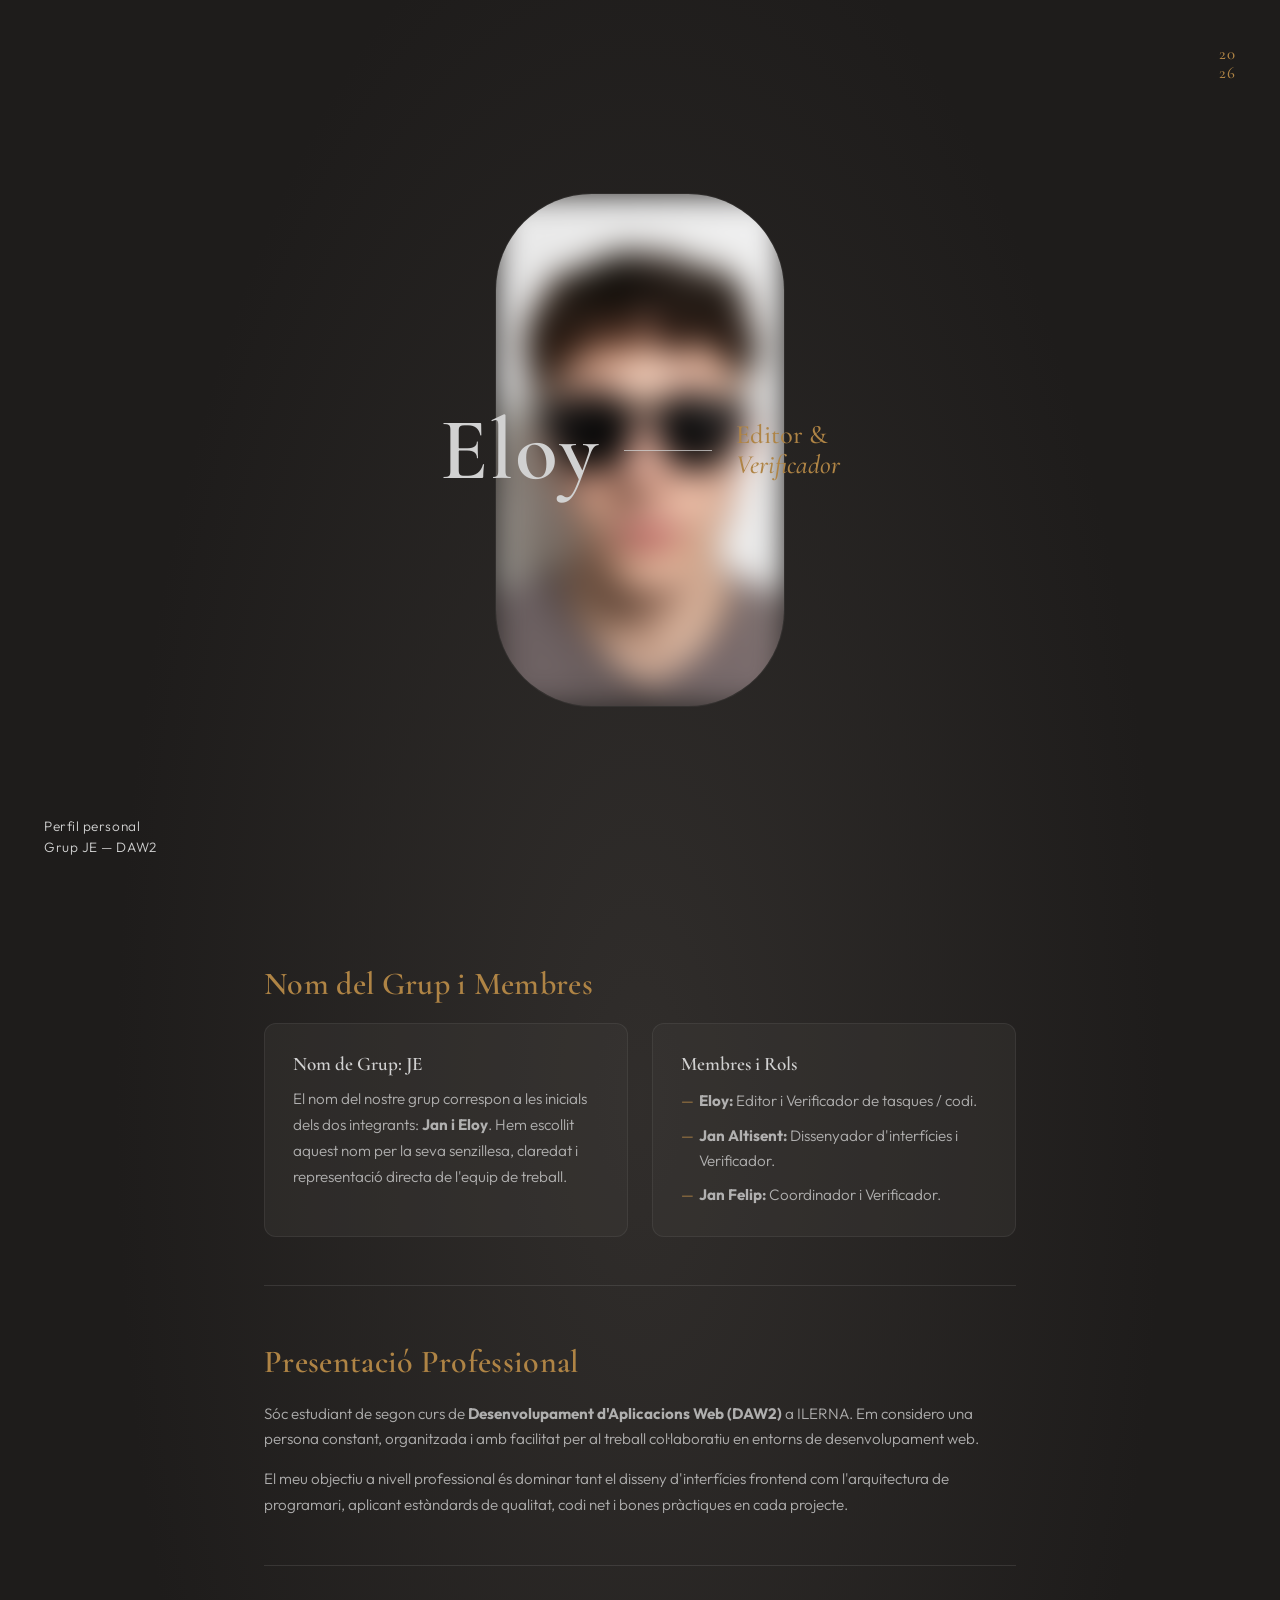
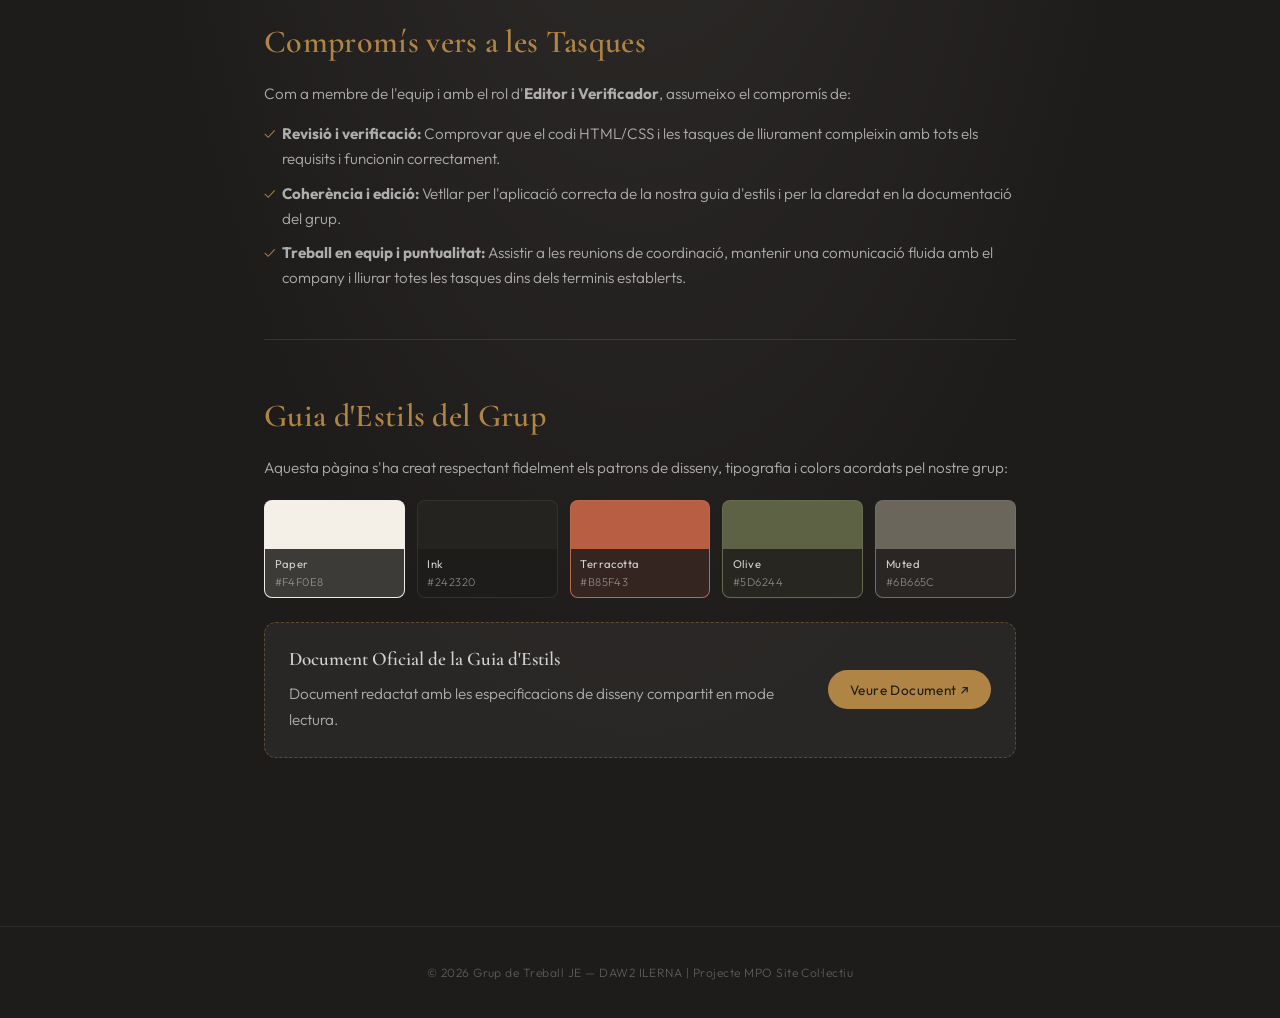
<file: Eloy/index.html>
<!DOCTYPE html>
<html lang="ca">
<head>
  <meta charset="UTF-8">
  <meta name="viewport" content="width=device-width, initial-scale=1.0">
  <title>Eloy — Pàgina Individual | Grup de Treball JE</title>
  <link rel="preconnect" href="https://fonts.googleapis.com">
  <link rel="preconnect" href="https://fonts.gstatic.com" crossorigin>
  <link href="https://fonts.googleapis.com/css2?family=Cormorant+Garamond:ital,wght@0,500;0,600;1,500&family=Outfit:wght@300;400&display=swap" rel="stylesheet">
  <link rel="stylesheet" href="./theme/css/style.css">
</head>
<body>

  
  <hero class="profile" aria-label="Perfil d'Eloy">

    <div class="profile__mark" aria-hidden="true">
    </div>

    <!-- Any a la cantonada superior-dreta -->
    <p class="profile__year" aria-label="Any 2026">
      <span>20</span>
      <span>26</span>
    </p>

    <!-- Pastilla central amb foto -->
    <figure class="profile__pill">
      <img
        class="profile__photo"
        src="./foto/IMG_8620.jpg"
        alt="Foto d'Eloy"
        width="640"
        height="960"
      >
    </figure>

    <!-- Títol centrat sobre la foto -->
    <header class="profile__title">
      <h1 class="profile__name">
        Eloy
      </h1>
      <span class="profile__rule" aria-hidden="true"></span>
      <p class="profile__role">
        <span>Editor &amp;</span>
        <span class="profile__role-line profile__role-line--italic">Verificador</span>
      </p>
    </header>

    <!-- Tagline cantonada inferior-esquerra -->
    <p class="profile__tagline">
      <span>Perfil personal</span>
      <span>Grup JE — DAW2</span>
    </p>

  </hero>

  
  
  <main class="content">

    <!-- SECCIÓ 1: NOM DEL GRUP I MEMBRES -->
    <section class="content__section">
      <h2 class="content__heading">Nom del Grup i Membres</h2>

      <div class="content__grid">
        <div class="content__card">
          <h3 class="content__card-title">Nom de Grup: JE</h3>
          <p>El nom del nostre grup correspon a les inicials dels dos integrants: <strong>Jan i Eloy</strong>. Hem escollit aquest nom per la seva senzillesa, claredat i representació directa de l'equip de treball.</p>
        </div>

        <div class="content__card">
          <h3 class="content__card-title">Membres i Rols</h3>
          <ul class="content__list">
            <li><strong>Eloy:</strong> Editor i Verificador de tasques / codi.</li>
            <li><strong>Jan Altisent:</strong> Dissenyador d'interfícies i Verificador.</li>
            <li><strong>Jan Felip:</strong> Coordinador i Verificador.</li>
          </ul>
        </div>
      </div>
    </section>

    <!-- SECCIÓ 2: PRESENTACIÓ PROFESSIONAL -->
    <section class="content__section">
      <h2 class="content__heading">Presentació Professional</h2>
      <p>
        Sóc estudiant de segon curs de <strong>Desenvolupament d'Aplicacions Web (DAW2)</strong> a ILERNA. Em considero una persona constant, organitzada i amb facilitat per al treball col·laboratiu en entorns de desenvolupament web.
      </p>
      <p>
        El meu objectiu a nivell professional és dominar tant el disseny d'interfícies frontend com l'arquitectura de programari, aplicant estàndards de qualitat, codi net i bones pràctiques en cada projecte.
      </p>
    </section>

    <!-- SECCIÓ 3: COMPROMÍS INDIVIDUAL -->
    <section class="content__section">
      <h2 class="content__heading">Compromís vers a les Tasques</h2>
      <p>Com a membre de l'equip i amb el rol d'<strong>Editor i Verificador</strong>, assumeixo el compromís de:</p>
      <ul class="content__list content__list--check">
        <li><strong>Revisió i verificació:</strong> Comprovar que el codi HTML/CSS i les tasques de lliurament compleixin amb tots els requisits i funcionin correctament.</li>
        <li><strong>Coherència i edició:</strong> Vetllar per l'aplicació correcta de la nostra guia d'estils i per la claredat en la documentació del grup.</li>
        <li><strong>Treball en equip i puntualitat:</strong> Assistir a les reunions de coordinació, mantenir una comunicació fluida amb el company i lliurar totes les tasques dins dels terminis establerts.</li>
      </ul>
    </section>

    <!-- SECCIÓ 4: GUIA D'ESTILS -->
    <section class="content__section">
      <h2 class="content__heading">Guia d'Estils del Grup</h2>
      <p>Aquesta pàgina s'ha creat respectant fidelment els patrons de disseny, tipografia i colors acordats pel nostre grup:</p>

      <div class="palette">
        <div class="palette__chip palette__chip--paper">
          <span class="palette__label">Paper</span>
          <span class="palette__hex">#F4F0E8</span>
        </div>
        <div class="palette__chip palette__chip--ink">
          <span class="palette__label">Ink</span>
          <span class="palette__hex">#242320</span>
        </div>
        <div class="palette__chip palette__chip--terracotta">
          <span class="palette__label">Terracotta</span>
          <span class="palette__hex">#B85F43</span>
        </div>
        <div class="palette__chip palette__chip--olive">
          <span class="palette__label">Olive</span>
          <span class="palette__hex">#5D6244</span>
        </div>
        <div class="palette__chip palette__chip--muted">
          <span class="palette__label">Muted</span>
          <span class="palette__hex">#6B665C</span>
        </div>
      </div>

      <div class="content__doc">
        <div>
          <h3 class="content__card-title">Document Oficial de la Guia d'Estils</h3>
          <p>Document redactat amb les especificacions de disseny compartit en mode lectura.</p>
        </div>
        <a href="https://docs.google.com/document/d/19NcuwoBkH9kcqcM0NSQx-8gj8BRoRW_SEJjDW29e_mU/edit?usp=sharing" target="_blank" rel="noopener noreferrer" class="content__btn">
          Veure Document ↗
        </a>
      </div>
    </section>
  </main>

  <footer class="site-footer">
    <p>© 2026 Grup de Treball JE — DAW2 ILERNA | Projecte MPO Site Col·lectiu</p>
  </footer>

</body>
</html>
</file>
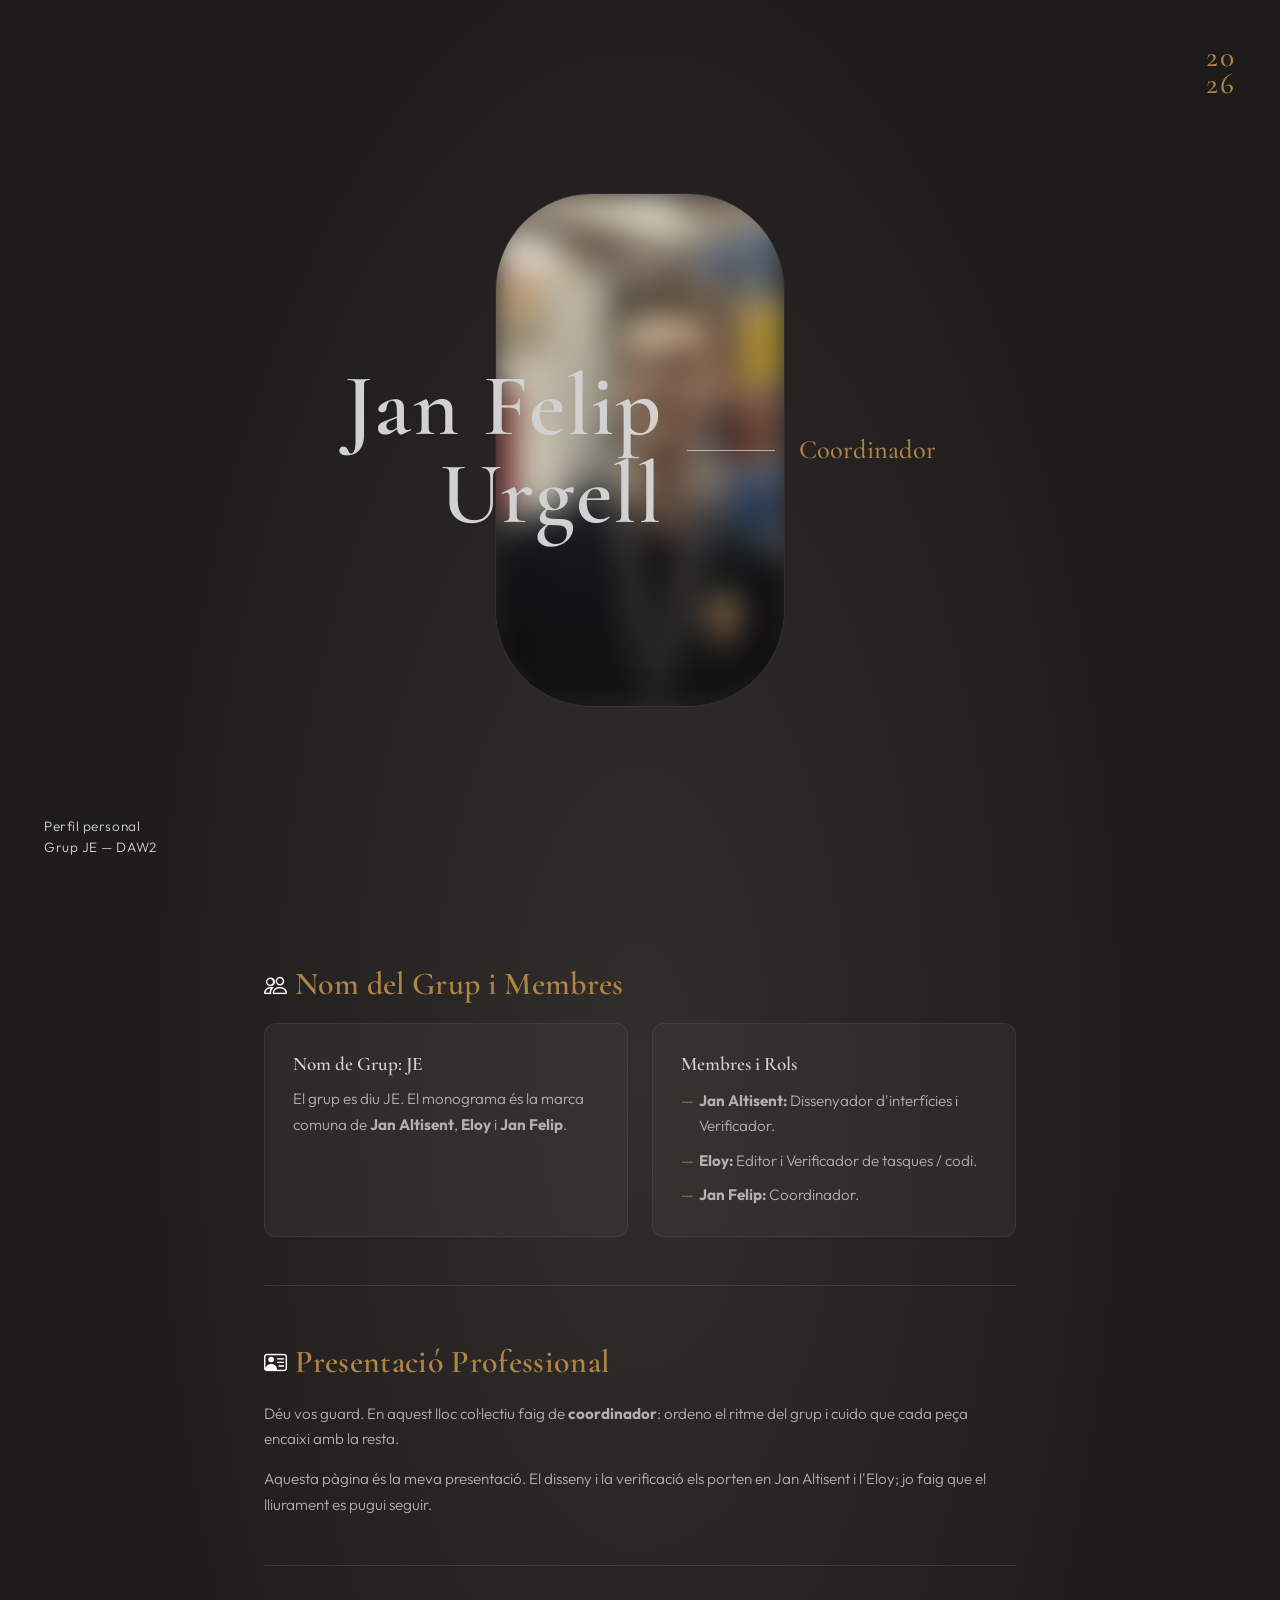
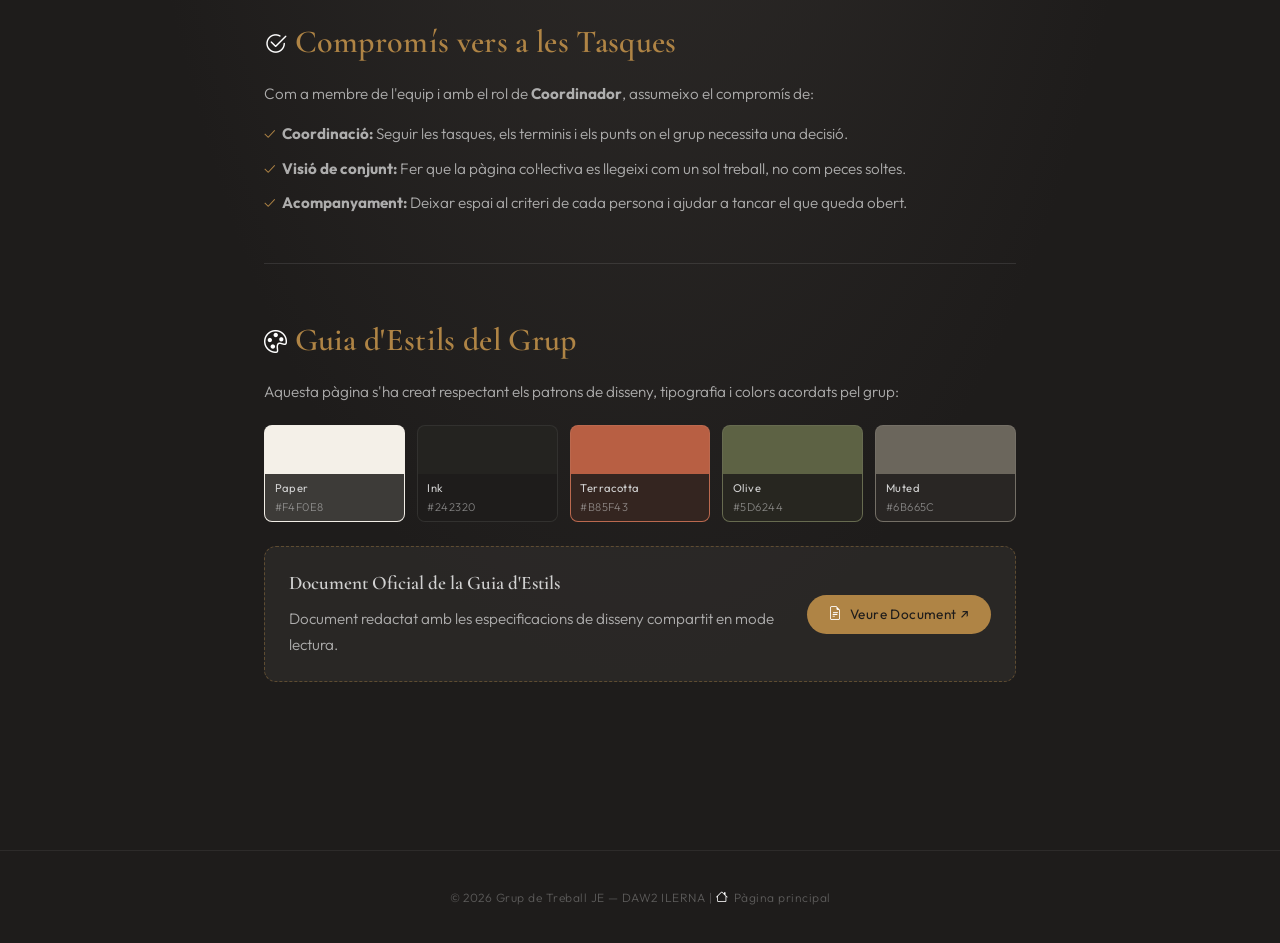
<file: jan-felip/index.html>
<!DOCTYPE html>
<html lang="ca">
<head>
  <meta charset="UTF-8">
  <meta name="viewport" content="width=device-width, initial-scale=1.0">
  <title>Jan Felip Urgell — Pàgina Individual | Grup de Treball JE</title>
  <link href="https://fonts.googleapis.com/css2?family=Cormorant+Garamond:ital,wght@0,500;0,600;1,500&family=Outfit:wght@300;400&display=swap" rel="stylesheet">
  <link rel="stylesheet" href="https://cdn.jsdelivr.net/npm/bootstrap-icons@1.13.1/font/bootstrap-icons.min.css">
  <link rel="stylesheet" href="./theme/css/style.css">
</head>
<body>
  <hero class="profile">
    <p class="profile__year">
      <span>20</span>
      <span>26</span>
    </p>

    <figure class="profile__pill">
      <img class="profile__photo" src="./assets/jo.jpg" alt="Jan Felip Urgell">
    </figure>

    <header class="profile__title">
      <h1 class="profile__name">
        <span>Jan Felip</span>
        <span>Urgell</span>
      </h1>
      <span class="profile__rule"></span>
      <p class="profile__role">
        <span>Coordinador</span>
      </p>
    </header>

    <p class="profile__tagline">
      <span>Perfil personal</span>
      <span>Grup JE — DAW2</span>
    </p>
  </hero>

  <main class="content">
    <section class="content__section">
      <h2 class="content__heading"><i class="bi bi-people"></i>Nom del Grup i Membres</h2>
      <div class="content__grid">
        <div class="content__card">
          <h3 class="content__card-title">Nom de Grup: JE</h3>
          <p>El grup es diu JE. El monograma és la marca comuna de <strong>Jan Altisent</strong>, <strong>Eloy</strong> i <strong>Jan Felip</strong>.</p>
        </div>
        <div class="content__card">
          <h3 class="content__card-title">Membres i Rols</h3>
          <ul class="content__list">
            <li><strong>Jan Altisent:</strong> Dissenyador d'interfícies i Verificador.</li>
            <li><strong>Eloy:</strong> Editor i Verificador de tasques / codi.</li>
            <li><strong>Jan Felip:</strong> Coordinador.</li>
          </ul>
        </div>
      </div>
    </section>

    <section class="content__section">
      <h2 class="content__heading"><i class="bi bi-person-vcard"></i>Presentació Professional</h2>
      <p>Déu vos guard. En aquest lloc col·lectiu faig de <strong>coordinador</strong>: ordeno el ritme del grup i cuido que cada peça encaixi amb la resta.</p>
      <p>Aquesta pàgina és la meva presentació. El disseny i la verificació els porten en Jan Altisent i l'Eloy; jo faig que el lliurament es pugui seguir.</p>
    </section>

    <section class="content__section">
      <h2 class="content__heading"><i class="bi bi-check2-circle"></i>Compromís vers a les Tasques</h2>
      <p>Com a membre de l'equip i amb el rol de <strong>Coordinador</strong>, assumeixo el compromís de:</p>
      <ul class="content__list content__list--check">
        <li><strong>Coordinació:</strong> Seguir les tasques, els terminis i els punts on el grup necessita una decisió.</li>
        <li><strong>Visió de conjunt:</strong> Fer que la pàgina col·lectiva es llegeixi com un sol treball, no com peces soltes.</li>
        <li><strong>Acompanyament:</strong> Deixar espai al criteri de cada persona i ajudar a tancar el que queda obert.</li>
      </ul>
    </section>

    <section class="content__section">
      <h2 class="content__heading"><i class="bi bi-palette"></i>Guia d'Estils del Grup</h2>
      <p>Aquesta pàgina s'ha creat respectant els patrons de disseny, tipografia i colors acordats pel grup:</p>

      <div class="palette">
        <div class="palette__chip palette__chip--paper">
          <span class="palette__label">Paper</span>
          <span class="palette__hex">#F4F0E8</span>
        </div>
        <div class="palette__chip palette__chip--ink">
          <span class="palette__label">Ink</span>
          <span class="palette__hex">#242320</span>
        </div>
        <div class="palette__chip palette__chip--terracotta">
          <span class="palette__label">Terracotta</span>
          <span class="palette__hex">#B85F43</span>
        </div>
        <div class="palette__chip palette__chip--olive">
          <span class="palette__label">Olive</span>
          <span class="palette__hex">#5D6244</span>
        </div>
        <div class="palette__chip palette__chip--muted">
          <span class="palette__label">Muted</span>
          <span class="palette__hex">#6B665C</span>
        </div>
      </div>

      <div class="content__doc">
        <div>
          <h3 class="content__card-title">Document Oficial de la Guia d'Estils</h3>
          <p>Document redactat amb les especificacions de disseny compartit en mode lectura.</p>
        </div>
        <a href="https://docs.google.com/document/d/1-ePsGVe5b6uvut_2kBfaX0hmp1AlnSdYyPuFVWDll4M/edit?usp=sharing" class="content__btn">
          <i class="bi bi-file-earmark-text"></i>Veure Document ↗
        </a>
      </div>
    </section>
  </main>

  <footer class="site-footer">
    <p>© 2026 Grup de Treball JE — DAW2 ILERNA | <a href="../index.html"><i class="bi bi-house"></i>Pàgina principal</a></p>
  </footer>
</body>
</html>
</file>
<file: Eloy/theme/css/style.css>
*,
*::before,
*::after {
  box-sizing: border-box;
}

body {
  margin: 0;
  min-height: 100vh;
  font-family: "Outfit", "Segoe UI", sans-serif;
  color: #d1d1d1;
  background: radial-gradient(ellipse at 50% 42%, rgba(64, 60, 57, 0.55) 0%, transparent 58%), #1e1c1b;
}

.profile {
  position: relative;
  display: grid;
  place-items: center;
  min-height: 100vh;
  padding: clamp(1.5rem, 4vw, 3rem);
  overflow: hidden;
}
.profile__mark {
  position: absolute;
  top: clamp(1.25rem, 4vw, 2.75rem);
  left: clamp(1.25rem, 4vw, 2.75rem);
  color: #AF8445;
}
.profile__year {
  position: absolute;
  top: clamp(1.25rem, 4vw, 2.75rem);
  right: clamp(1.25rem, 4vw, 2.75rem);
  display: flex;
  flex-direction: column;
  align-items: center;
  margin: 0;
  font-family: "Cormorant Garamond", "Libre Baskerville", Georgia, serif;
  font-size: clamp(0.85rem, 1.5vw, 1.05rem);
  font-weight: 500;
  line-height: 1.15;
  letter-spacing: 0.06em;
  color: #AF8445;
}
.profile__tagline {
  position: absolute;
  bottom: clamp(1.25rem, 4vw, 2.75rem);
  left: clamp(1.25rem, 4vw, 2.75rem);
  display: flex;
  flex-direction: column;
  gap: 0.15rem;
  margin: 0;
  font-size: clamp(0.7rem, 1.2vw, 0.85rem);
  font-weight: 300;
  letter-spacing: 0.04em;
  line-height: 1.35;
  color: #d1d1d1;
}
.profile__pill {
  position: relative;
  z-index: 0;
  margin: 0;
  width: min(28vw, 18rem);
  aspect-ratio: 9 / 16;
  border-radius: 6rem;
  overflow: hidden;
  box-shadow: 0 0 0 1px rgba(209, 209, 209, 0.06);
}
@media (max-width: 640px) {
  .profile__pill {
    width: min(52vw, 14rem);
  }
}
.profile__photo {
  display: block;
  width: 100%;
  height: 100%;
  object-fit: cover;
  object-position: center 20%;
  filter: blur(1rem);
  transition: all 0.3s;
}
.profile__photo:hover {
  filter: blur(0);
}
.profile__title {
  position: absolute;
  z-index: 1;
  inset: 0;
  display: flex;
  align-items: center;
  justify-content: center;
  gap: clamp(0.75rem, 2vw, 1.5rem);
  padding: 0 clamp(1rem, 4vw, 2rem);
  pointer-events: none;
}
.profile__name {
  margin: 0;
  font-family: "Cormorant Garamond", "Libre Baskerville", Georgia, serif;
  font-size: clamp(2.25rem, 7vw, 5.5rem);
  font-weight: 600;
  letter-spacing: 0.02em;
  line-height: 1;
  color: #d1d1d1;
  white-space: nowrap;
}
.profile__rule {
  flex: 0 0 auto;
  width: clamp(2.5rem, 8vw, 5.5rem);
  height: 1px;
  background: rgba(209, 209, 209, 0.75);
}
.profile__role {
  display: flex;
  flex-direction: column;
  margin: 0;
  font-family: "Cormorant Garamond", "Libre Baskerville", Georgia, serif;
  font-size: clamp(1rem, 2.4vw, 1.65rem);
  font-weight: 500;
  line-height: 1.15;
  color: #AF8445;
}
.profile__role-line {
  display: block;
}
.profile__role-line--italic {
  font-style: italic;
  font-weight: 500;
}


.content {
  max-width: 52rem;
  margin: 0 auto;
  padding: clamp(2rem, 5vw, 4rem) clamp(1.25rem, 4vw, 2.5rem);
}
.content__section {
  margin-bottom: clamp(2.5rem, 5vw, 3.5rem);
  padding-bottom: clamp(2rem, 4vw, 3rem);
  border-bottom: 1px solid rgba(209, 209, 209, 0.12);
}
.content__section:last-child {
  border-bottom: none;
}
.content__heading {
  margin: 0 0 1.25rem;
  font-family: "Cormorant Garamond", "Libre Baskerville", Georgia, serif;
  font-size: clamp(1.4rem, 3vw, 2rem);
  font-weight: 600;
  letter-spacing: 0.01em;
  color: #AF8445;
}
.content__grid {
  display: grid;
  grid-template-columns: repeat(auto-fit, minmax(min(100%, 18rem), 1fr));
  gap: 1.5rem;
}
.content__card {
  background: rgba(64, 60, 57, 0.35);
  border: 1px solid rgba(209, 209, 209, 0.08);
  border-radius: 0.75rem;
  padding: clamp(1.25rem, 3vw, 1.75rem);
}
.content__card-title {
  margin: 0 0 0.65rem;
  font-family: "Cormorant Garamond", "Libre Baskerville", Georgia, serif;
  font-size: clamp(1rem, 2vw, 1.2rem);
  font-weight: 600;
  color: #d1d1d1;
}
.content p {
  margin: 0 0 0.85rem;
  font-size: clamp(0.875rem, 1.4vw, 0.95rem);
  font-weight: 300;
  line-height: 1.7;
  color: rgba(209, 209, 209, 0.8);
}
.content p:last-child {
  margin-bottom: 0;
}
.content__list {
  list-style: none;
  margin: 0.75rem 0 0;
  padding: 0;
  display: flex;
  flex-direction: column;
  gap: 0.6rem;
}
.content__list li {
  position: relative;
  padding-left: 1.15rem;
  font-size: clamp(0.875rem, 1.4vw, 0.95rem);
  font-weight: 300;
  line-height: 1.65;
  color: rgba(209, 209, 209, 0.8);
}
.content__list li::before {
  content: "—";
  position: absolute;
  left: 0;
  color: #AF8445;
}
.content__list--check li::before {
  content: "✓";
}


.content__doc {
  margin-top: 1.5rem;
  display: flex;
  align-items: center;
  justify-content: space-between;
  gap: 1.5rem;
  background: rgba(64, 60, 57, 0.35);
  border: 1px dashed rgba(175, 132, 69, 0.4);
  border-radius: 0.75rem;
  padding: clamp(1rem, 3vw, 1.5rem);
}
@media (max-width: 640px) {
  .content__doc {
    flex-direction: column;
    text-align: center;
  }
}
.content__btn {
  flex-shrink: 0;
  display: inline-block;
  padding: 0.65rem 1.35rem;
  background: #AF8445;
  color: #1e1c1b;
  font-family: "Outfit", "Segoe UI", sans-serif;
  font-size: 0.85rem;
  font-weight: 400;
  letter-spacing: 0.03em;
  text-decoration: none;
  border-radius: 2rem;
  transition: background 0.2s;
}
.content__btn:hover {
  background: #c49555;
}

.content__contact {
  display: flex;
  flex-direction: column;
  gap: 0.25rem;
  background: rgba(64, 60, 57, 0.35);
  border: 1px solid rgba(209, 209, 209, 0.08);
  border-radius: 0.75rem;
  padding: clamp(1rem, 3vw, 1.5rem);
  text-decoration: none;
  color: #d1d1d1;
  font-size: clamp(0.85rem, 1.3vw, 0.95rem);
  font-weight: 300;
  transition: border-color 0.2s;
}
.content__contact:hover {
  border-color: #AF8445;
}
.content__contact-label {
  font-family: "Cormorant Garamond", "Libre Baskerville", Georgia, serif;
  font-weight: 500;
  font-size: 0.8rem;
  text-transform: uppercase;
  letter-spacing: 0.08em;
  color: #AF8445;
  margin-bottom: 0.15rem;
}


.palette {
  display: grid;
  grid-template-columns: repeat(auto-fit, minmax(7rem, 1fr));
  gap: 0.75rem;
  margin: 1.25rem 0;
}
.palette__chip {
  border-radius: 0.5rem;
  overflow: hidden;
  border: 1px solid rgba(209, 209, 209, 0.08);
  padding-top: 3rem;
}
.palette__chip--paper     { background: #F4F0E8; }
.palette__chip--ink       { background: #242320; }
.palette__chip--terracotta { background: #B85F43; }
.palette__chip--olive     { background: #5D6244; }
.palette__chip--muted     { background: #6B665C; }

.palette__label,
.palette__hex {
  display: block;
  padding: 0.15rem 0.6rem;
  font-size: 0.7rem;
  letter-spacing: 0.04em;
}
.palette__label {
  padding-top: 0.45rem;
  font-weight: 400;
  color: #d1d1d1;
  background: rgba(30, 28, 27, 0.85);
}
.palette__hex {
  padding-bottom: 0.45rem;
  font-weight: 300;
  color: rgba(209, 209, 209, 0.55);
  background: rgba(30, 28, 27, 0.85);
}


.site-footer {
  text-align: center;
  padding: clamp(1.5rem, 3vw, 2.5rem) 1.25rem;
  font-size: 0.75rem;
  font-weight: 300;
  letter-spacing: 0.04em;
  color: rgba(209, 209, 209, 0.35);
  border-top: 1px solid rgba(209, 209, 209, 0.08);
}
.site-footer p {
  margin: 0;
}
</file>
<file: jan-felip/theme/css/style.css>
@charset "UTF-8";
*,
*::before,
*::after {
  box-sizing: border-box;
}

body {
  margin: 0;
  min-height: 100vh;
  font-family: "Outfit", "Segoe UI", sans-serif;
  color: #d1d1d1;
  background: radial-gradient(ellipse at 50% 42%, rgba(64, 60, 57, 0.55) 0%, transparent 58%), #1e1c1b;
}

.profile {
  position: relative;
  display: grid;
  place-items: center;
  min-height: 100vh;
  padding: clamp(1.5rem, 4vw, 3rem);
  overflow: hidden;
}
.profile__mark {
  position: absolute;
  top: clamp(1.25rem, 4vw, 2.75rem);
  left: clamp(1.25rem, 4vw, 2.75rem);
  color: #AF8445;
}
.profile__year {
  position: absolute;
  top: clamp(1.25rem, 4vw, 2.75rem);
  right: clamp(1.25rem, 4vw, 2.75rem);
  display: flex;
  flex-direction: column;
  align-items: center;
  margin: 0;
  font-family: "Cormorant Garamond", "Libre Baskerville", Georgia, serif;
  font-size: clamp(1.85rem, 1.5vw, 1.05rem);
  font-weight: 500;
  line-height: 0.9;
  letter-spacing: 0.06em;
  color: #AF8445;
}
.profile__tagline {
  position: absolute;
  bottom: clamp(1.25rem, 4vw, 2.75rem);
  left: clamp(1.25rem, 4vw, 2.75rem);
  display: flex;
  flex-direction: column;
  gap: 0.15rem;
  margin: 0;
  font-size: clamp(0.7rem, 1.2vw, 0.85rem);
  font-weight: 300;
  letter-spacing: 0.04em;
  line-height: 1.35;
  color: #d1d1d1;
}
.profile__pill {
  position: relative;
  z-index: 0;
  margin: 0;
  width: min(28vw, 18rem);
  aspect-ratio: 9/16;
  border-radius: 6rem;
  overflow: hidden;
  box-shadow: 0 0 0 1px rgba(209, 209, 209, 0.06);
}
@media (max-width: 640px) {
  .profile__pill {
    width: min(52vw, 14rem);
  }
}
.profile__photo {
  display: block;
  width: 100%;
  height: 100%;
  object-fit: cover;
  object-position: center 20%;
  filter: sepia(0.35) contrast(0.95) brightness(0.9) blur(1rem);
  transition: filter 0.3s;
}
.profile__photo:hover {
  filter: sepia(0.35) contrast(0.95) brightness(0.9) blur(0);
}
.profile__title {
  position: absolute;
  z-index: 1;
  inset: 0;
  display: flex;
  align-items: center;
  justify-content: center;
  gap: clamp(0.75rem, 2vw, 1.5rem);
  padding: 0 clamp(1rem, 4vw, 2rem);
  pointer-events: none;
}
.profile__name {
  display: flex;
  flex-direction: column;
  align-items: flex-end;
  margin: 0;
  font-family: "Cormorant Garamond", "Libre Baskerville", Georgia, serif;
  font-size: clamp(2.25rem, 7vw, 5.5rem);
  font-weight: 600;
  letter-spacing: 0.02em;
  line-height: 1;
  color: #d1d1d1;
}
.profile__name span {
  white-space: nowrap;
}
.profile__rule {
  flex: 0 0 auto;
  width: clamp(2.5rem, 8vw, 5.5rem);
  height: 1px;
  background: rgba(209, 209, 209, 0.75);
}
.profile__role {
  display: flex;
  flex-direction: column;
  margin: 0;
  font-family: "Cormorant Garamond", "Libre Baskerville", Georgia, serif;
  font-size: clamp(1rem, 2.4vw, 1.65rem);
  font-weight: 500;
  line-height: 1.15;
  color: #AF8445;
}
.profile__role-line {
  display: block;
}
.profile__role-line--italic {
  font-style: italic;
  font-weight: 500;
}

.content {
  max-width: 52rem;
  margin: 0 auto;
  padding: clamp(2rem, 5vw, 4rem) clamp(1.25rem, 4vw, 2.5rem);
}
.content__section {
  margin-bottom: clamp(2.5rem, 5vw, 3.5rem);
  padding-bottom: clamp(2rem, 4vw, 3rem);
  border-bottom: 1px solid rgba(209, 209, 209, 0.12);
}
.content__section:last-child {
  border-bottom: none;
}
.content__heading {
  margin: 0 0 1.25rem;
  font-family: "Cormorant Garamond", "Libre Baskerville", Georgia, serif;
  font-size: clamp(1.4rem, 3vw, 2rem);
  font-weight: 600;
  letter-spacing: 0.01em;
  color: #AF8445;
}
.content__heading .bi {
  margin-right: 0.45rem;
  font-size: 0.72em;
}
.content__grid {
  display: grid;
  grid-template-columns: repeat(auto-fit, minmax(min(100%, 18rem), 1fr));
  gap: 1.5rem;
}
.content__card {
  background: rgba(64, 60, 57, 0.35);
  border: 1px solid rgba(209, 209, 209, 0.08);
  border-radius: 0.75rem;
  padding: clamp(1.25rem, 3vw, 1.75rem);
}
.content__card-title {
  margin: 0 0 0.65rem;
  font-family: "Cormorant Garamond", "Libre Baskerville", Georgia, serif;
  font-size: clamp(1rem, 2vw, 1.2rem);
  font-weight: 600;
  color: #d1d1d1;
}
.content p {
  margin: 0 0 0.85rem;
  font-size: clamp(0.875rem, 1.4vw, 0.95rem);
  font-weight: 300;
  line-height: 1.7;
  color: rgba(209, 209, 209, 0.8);
}
.content p:last-child {
  margin-bottom: 0;
}
.content__list {
  list-style: none;
  margin: 0.75rem 0 0;
  padding: 0;
  display: flex;
  flex-direction: column;
  gap: 0.6rem;
}
.content__list li {
  position: relative;
  padding-left: 1.15rem;
  font-size: clamp(0.875rem, 1.4vw, 0.95rem);
  font-weight: 300;
  line-height: 1.65;
  color: rgba(209, 209, 209, 0.8);
}
.content__list li::before {
  content: "—";
  position: absolute;
  left: 0;
  color: #AF8445;
}
.content__list--check li::before {
  content: "✓";
}
.content__doc {
  margin-top: 1.5rem;
  display: flex;
  align-items: center;
  justify-content: space-between;
  gap: 1.5rem;
  background: rgba(64, 60, 57, 0.35);
  border: 1px dashed rgba(175, 132, 69, 0.4);
  border-radius: 0.75rem;
  padding: clamp(1rem, 3vw, 1.5rem);
}
@media (max-width: 640px) {
  .content__doc {
    flex-direction: column;
    text-align: center;
  }
}
.content__btn {
  flex-shrink: 0;
  display: inline-flex;
  align-items: center;
  gap: 0.45rem;
  padding: 0.65rem 1.35rem;
  background: #AF8445;
  color: #1e1c1b;
  font-family: "Outfit", "Segoe UI", sans-serif;
  font-size: 0.85rem;
  font-weight: 400;
  letter-spacing: 0.03em;
  text-decoration: none;
  border-radius: 2rem;
  transition: background 0.2s;
}
.content__btn:hover {
  background: rgb(75.0260366442%, 59.462552234%, 36.6602378656%);
}
.content__contact {
  display: flex;
  flex-direction: column;
  gap: 0.25rem;
  background: rgba(64, 60, 57, 0.35);
  border: 1px solid rgba(209, 209, 209, 0.08);
  border-radius: 0.75rem;
  padding: clamp(1rem, 3vw, 1.5rem);
  text-decoration: none;
  color: #d1d1d1;
  font-size: clamp(0.85rem, 1.3vw, 0.95rem);
  font-weight: 300;
  transition: border-color 0.2s;
}
.content__contact:hover {
  border-color: #AF8445;
}
.content__contact-label {
  font-family: "Cormorant Garamond", "Libre Baskerville", Georgia, serif;
  font-weight: 500;
  font-size: 0.8rem;
  text-transform: uppercase;
  letter-spacing: 0.08em;
  color: #AF8445;
  margin-bottom: 0.15rem;
}

.palette {
  display: grid;
  grid-template-columns: repeat(auto-fit, minmax(7rem, 1fr));
  gap: 0.75rem;
  margin: 1.25rem 0;
}
.palette__chip {
  border-radius: 0.5rem;
  overflow: hidden;
  border: 1px solid rgba(209, 209, 209, 0.08);
}
.palette__chip--paper {
  background: #F4F0E8;
}
.palette__chip--ink {
  background: #242320;
}
.palette__chip--terracotta {
  background: #B85F43;
}
.palette__chip--olive {
  background: #5D6244;
}
.palette__chip--muted {
  background: #6B665C;
}
.palette__chip {
  padding-top: 3rem;
}
.palette__label, .palette__hex {
  display: block;
  padding: 0.15rem 0.6rem;
  font-size: 0.7rem;
  letter-spacing: 0.04em;
}
.palette__label {
  padding-top: 0.45rem;
  font-weight: 400;
  color: #d1d1d1;
  background: rgba(30, 28, 27, 0.85);
}
.palette__hex {
  padding-bottom: 0.45rem;
  font-weight: 300;
  color: rgba(209, 209, 209, 0.55);
  background: rgba(30, 28, 27, 0.85);
}

.bi {
  color: #ffffff;
  font-style: normal;
  line-height: 1;
}

.site-footer {
  text-align: center;
  padding: clamp(1.5rem, 3vw, 2.5rem) 1.25rem;
  font-size: 0.75rem;
  font-weight: 300;
  letter-spacing: 0.04em;
  color: rgba(209, 209, 209, 0.35);
  border-top: 1px solid rgba(209, 209, 209, 0.08);
}
.site-footer p {
  margin: 0;
}
.site-footer a {
  color: inherit;
  text-decoration: none;
}
.site-footer .bi {
  margin-right: 0.35rem;
}

/*# sourceMappingURL=style.css.map */
</file>
